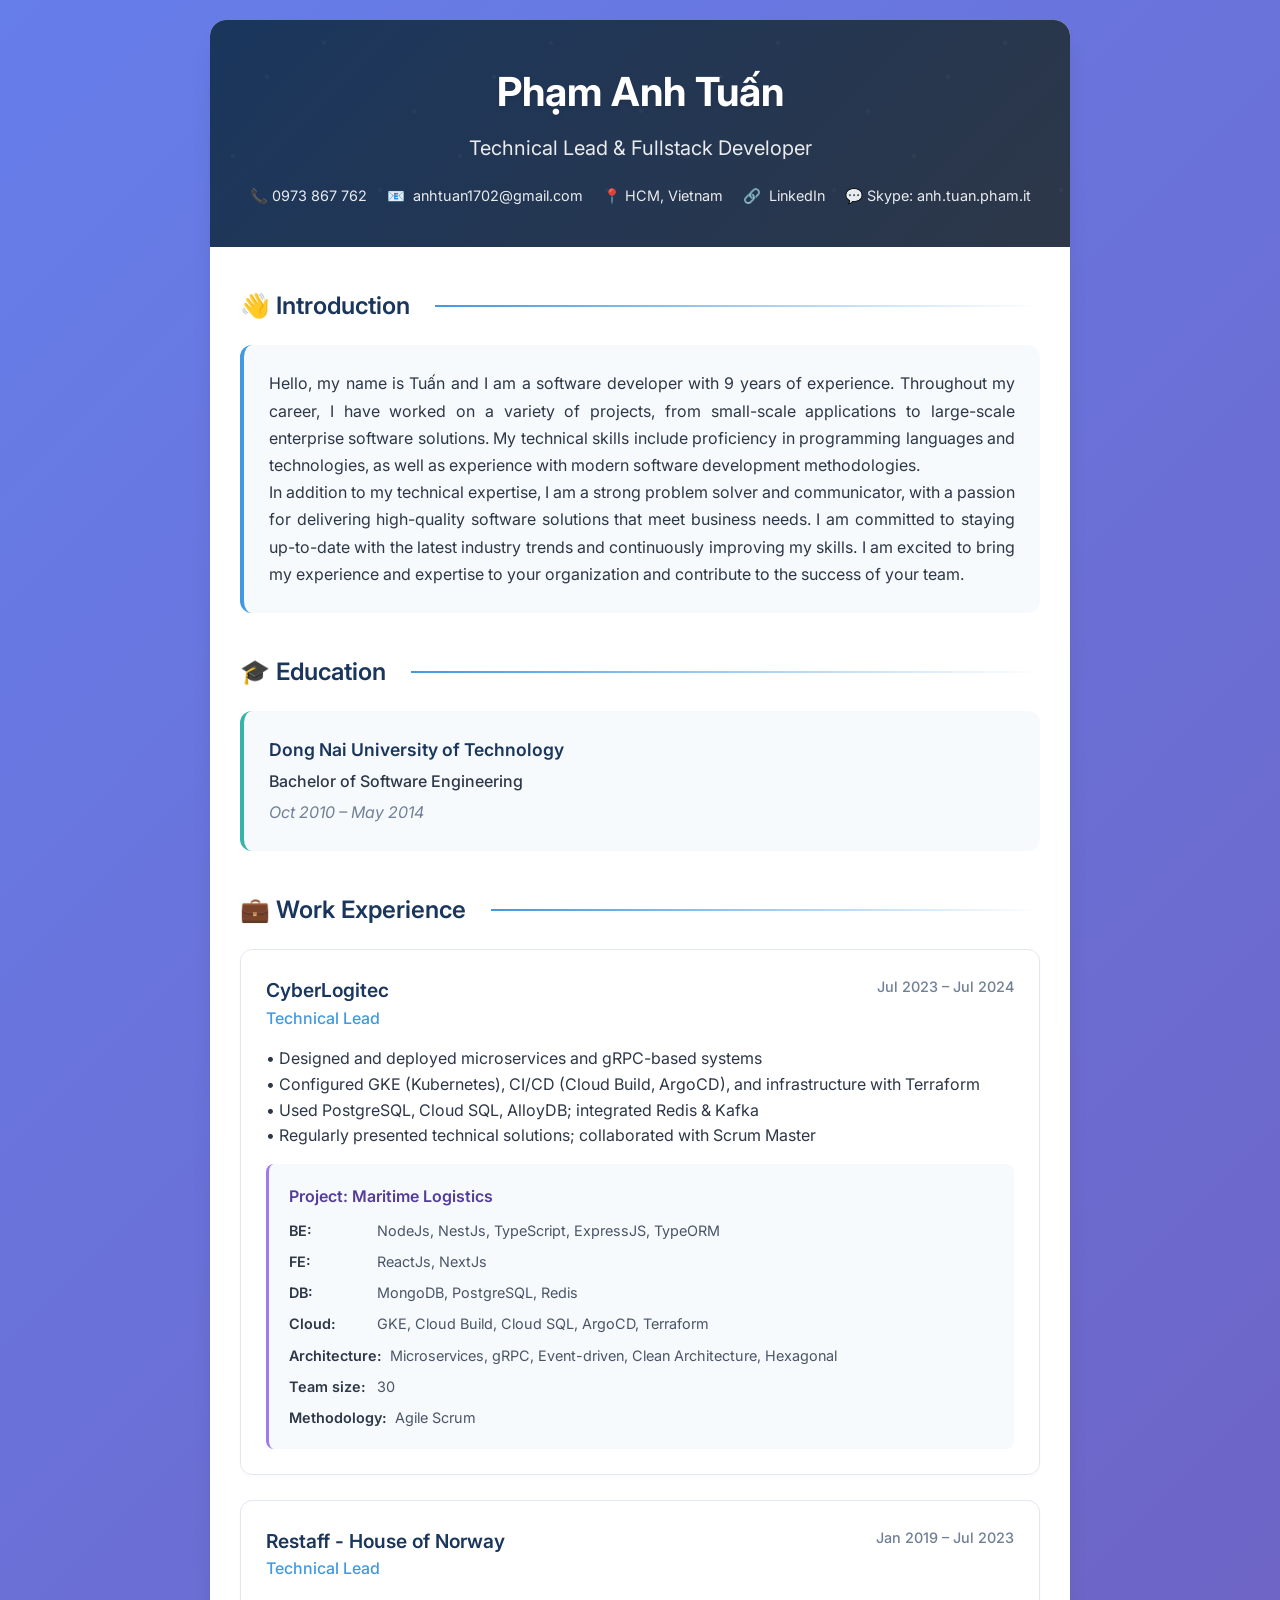
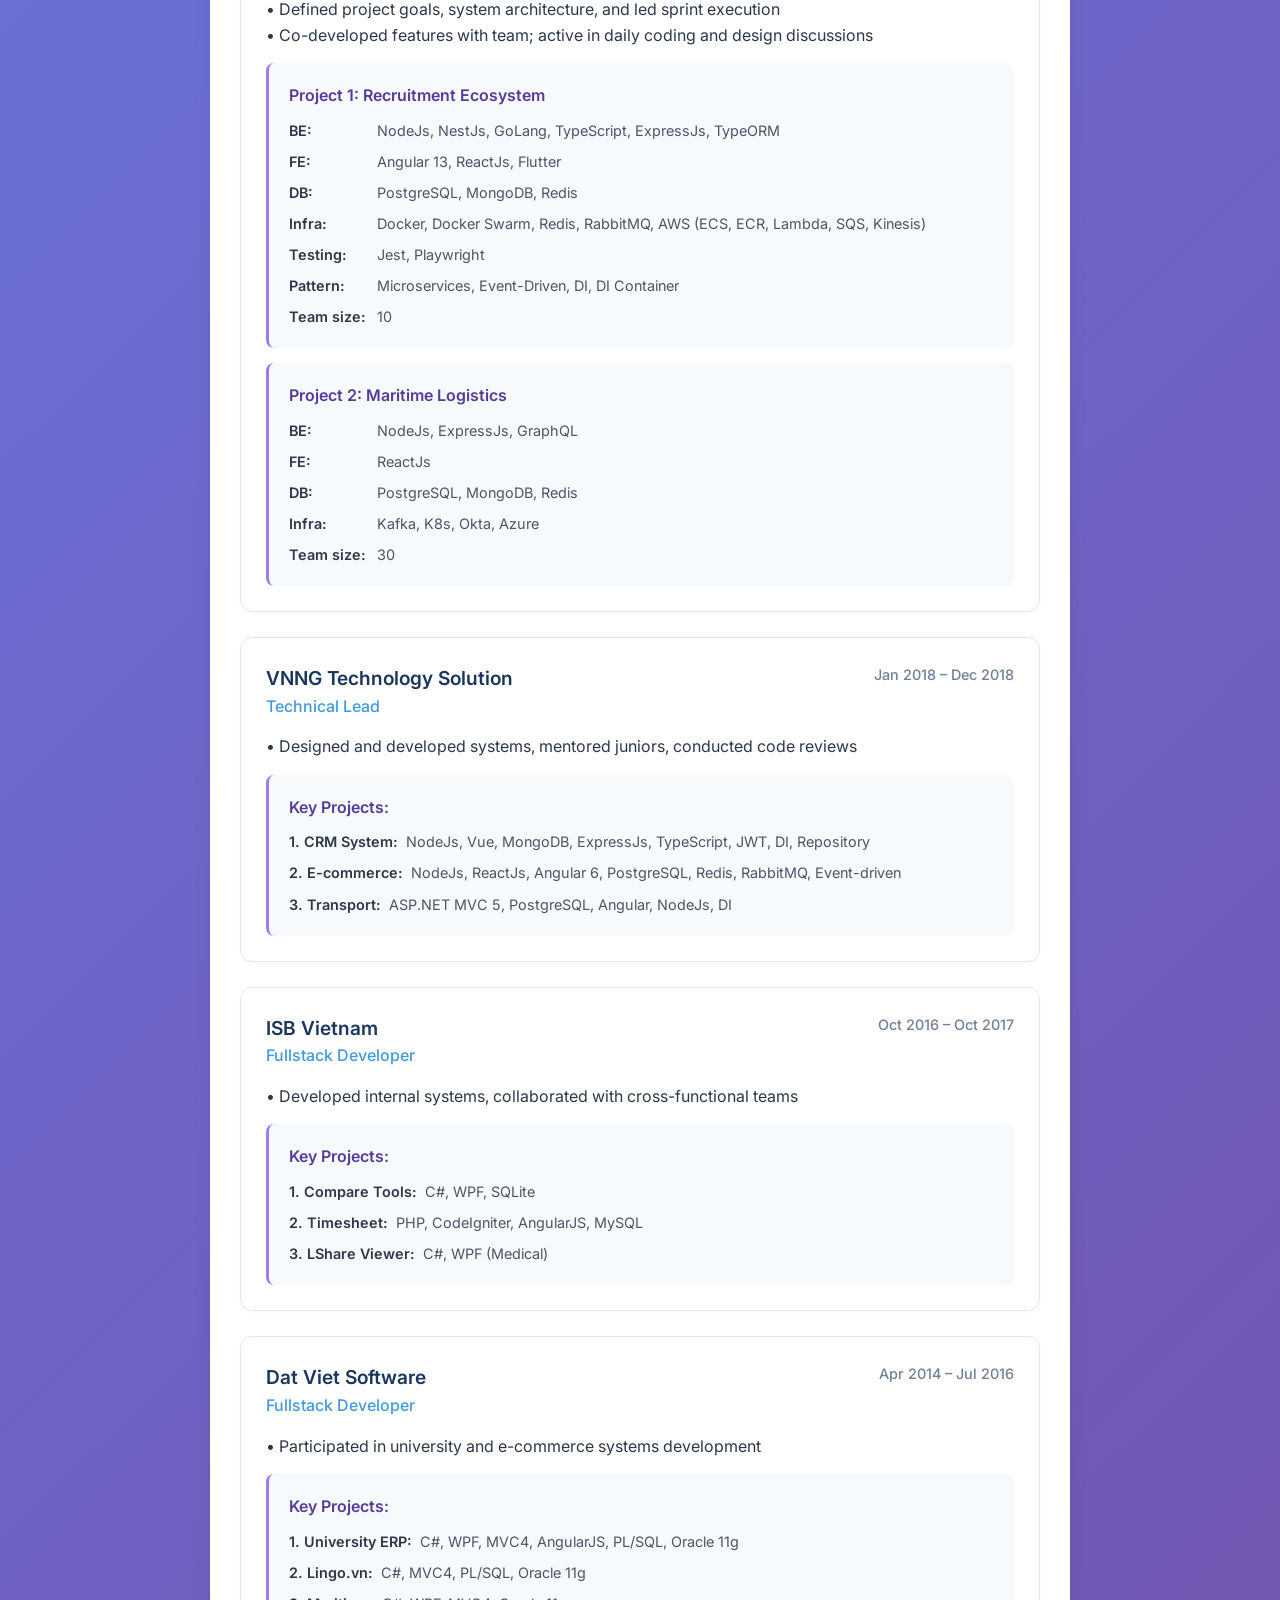
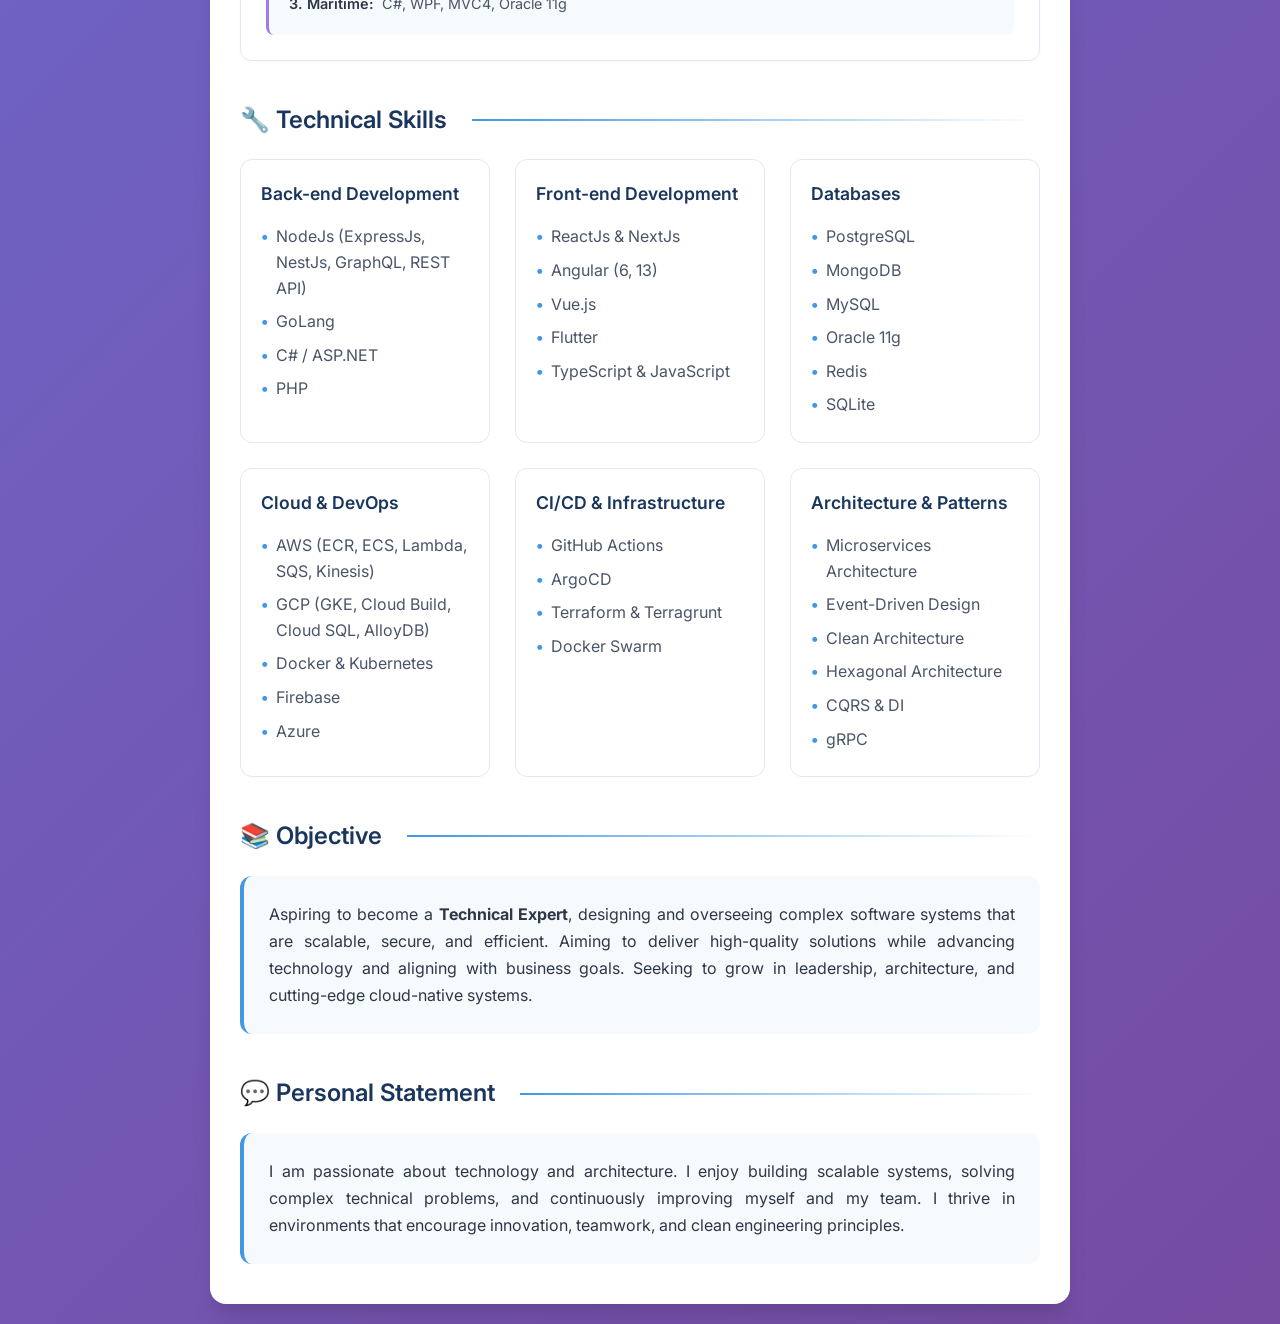
<file: index.html>
<!DOCTYPE html>
<html lang="en">
  <head>
    <meta charset="UTF-8" />
    <meta name="viewport" content="width=device-width, initial-scale=1.0" />
    <title>Phạm Anh Tuấn - Technical Lead & Fullstack Developer</title>
    <link
      href="https://fonts.googleapis.com/css2?family=Inter:wght@300;400;500;600;700&display=swap"
      rel="stylesheet"
    />
    <style>
      * {
        margin: 0;
        padding: 0;
        box-sizing: border-box;
      }

      body {
        font-family: "Inter", -apple-system, BlinkMacSystemFont, "Segoe UI",
          sans-serif;
        max-width: 900px;
        margin: 0 auto;
        padding: 20px;
        color: #2d3748;
        line-height: 1.6;
        background: linear-gradient(135deg, #667eea 0%, #764ba2 100%);
        min-height: 100vh;
      }

      .container {
        background: white;
        border-radius: 16px;
        box-shadow: 0 20px 25px -5px rgba(0, 0, 0, 0.1),
          0 10px 10px -5px rgba(0, 0, 0, 0.04);
        overflow: hidden;
      }

      .header {
        background: linear-gradient(135deg, #1a365d 0%, #2d3748 100%);
        color: white;
        padding: 40px 30px;
        text-align: center;
        position: relative;
      }

      .header::before {
        content: "";
        position: absolute;
        top: 0;
        left: 0;
        right: 0;
        bottom: 0;
        background: url('data:image/svg+xml,<svg xmlns="http://www.w3.org/2000/svg" viewBox="0 0 100 100"><defs><pattern id="grain" width="100" height="100" patternUnits="userSpaceOnUse"><circle cx="25" cy="25" r="1" fill="white" opacity="0.1"/><circle cx="75" cy="75" r="1" fill="white" opacity="0.1"/><circle cx="50" cy="10" r="1" fill="white" opacity="0.1"/><circle cx="10" cy="60" r="1" fill="white" opacity="0.1"/><circle cx="90" cy="40" r="1" fill="white" opacity="0.1"/></pattern></defs><rect width="100" height="100" fill="url(%23grain)"/></svg>');
        opacity: 0.3;
      }

      .header-content {
        position: relative;
        z-index: 1;
      }

      .name {
        font-size: 2.5rem;
        font-weight: 700;
        margin-bottom: 8px;
        text-shadow: 0 2px 4px rgba(0, 0, 0, 0.1);
      }

      .title {
        font-size: 1.25rem;
        font-weight: 400;
        opacity: 0.9;
        margin-bottom: 20px;
      }

      .contact-info {
        display: flex;
        flex-wrap: wrap;
        justify-content: center;
        gap: 20px;
        margin-top: 20px;
      }

      .contact-item {
        display: flex;
        align-items: center;
        gap: 8px;
        font-size: 0.9rem;
        opacity: 0.9;
      }

      .contact-item a {
        color: white;
        text-decoration: none;
        transition: opacity 0.2s;
      }

      .contact-item a:hover {
        opacity: 0.8;
        text-decoration: underline;
      }

      .content {
        padding: 40px 30px;
      }

      .section {
        margin-bottom: 40px;
      }

      .section:last-child {
        margin-bottom: 0;
      }

      .section-title {
        font-size: 1.5rem;
        font-weight: 600;
        color: #1a365d;
        margin-bottom: 20px;
        display: flex;
        align-items: center;
        gap: 10px;
        position: relative;
      }

      .section-title::after {
        content: "";
        flex: 1;
        height: 2px;
        background: linear-gradient(90deg, #4299e1, transparent);
        margin-left: 15px;
      }

      .intro-text,
      .objective-text,
      .personal-statement {
        font-size: 1rem;
        line-height: 1.7;
        text-align: justify;
        background: #f7fafc;
        padding: 25px;
        border-radius: 12px;
        border-left: 4px solid #4299e1;
      }

      .education-card {
        background: #f7fafc;
        padding: 25px;
        border-radius: 12px;
        border-left: 4px solid #38b2ac;
      }

      .institution {
        font-size: 1.1rem;
        font-weight: 600;
        color: #1a365d;
        margin-bottom: 5px;
      }

      .degree {
        font-weight: 500;
        color: #2d3748;
        margin-bottom: 5px;
      }

      .date {
        color: #718096;
        font-style: italic;
      }

      .job {
        background: white;
        border: 1px solid #e2e8f0;
        border-radius: 12px;
        padding: 25px;
        margin-bottom: 25px;
        transition: all 0.3s ease;
        box-shadow: 0 2px 4px rgba(0, 0, 0, 0.02);
      }

      .job:hover {
        box-shadow: 0 8px 25px rgba(0, 0, 0, 0.1);
        transform: translateY(-2px);
      }

      .job-header {
        display: flex;
        justify-content: space-between;
        align-items: flex-start;
        margin-bottom: 15px;
        flex-wrap: wrap;
        gap: 10px;
      }

      .company {
        font-size: 1.2rem;
        font-weight: 600;
        color: #1a365d;
      }

      .position {
        font-size: 1rem;
        color: #4299e1;
        font-weight: 500;
      }

      .job-date {
        color: #718096;
        font-size: 0.9rem;
        font-weight: 500;
      }

      .job-description {
        margin-bottom: 15px;
        line-height: 1.6;
      }

      .project {
        background: #f7fafc;
        padding: 20px;
        border-radius: 8px;
        margin-top: 15px;
        border-left: 3px solid #9f7aea;
      }

      .project-title {
        font-weight: 600;
        color: #553c9a;
        margin-bottom: 10px;
      }

      .tech-list {
        display: grid;
        grid-template-columns: 1fr;
        gap: 8px;
        font-size: 0.9rem;
      }

      .tech-item {
        display: flex;
        align-items: flex-start;
        gap: 8px;
      }

      .tech-label {
        font-weight: 600;
        color: #2d3748;
        min-width: 80px;
        flex-shrink: 0;
      }

      .tech-value {
        color: #4a5568;
        flex: 1;
      }

      .skills-grid {
        display: grid;
        grid-template-columns: repeat(auto-fit, minmax(250px, 1fr));
        gap: 25px;
      }

      .skill-category {
        background: white;
        border: 1px solid #e2e8f0;
        border-radius: 12px;
        padding: 20px;
        transition: all 0.3s ease;
      }

      .skill-category:hover {
        box-shadow: 0 8px 25px rgba(0, 0, 0, 0.1);
        transform: translateY(-2px);
      }

      .skill-title {
        font-weight: 600;
        color: #1a365d;
        margin-bottom: 12px;
        font-size: 1.1rem;
      }

      .skill-list {
        color: #4a5568;
        line-height: 1.6;
      }

      .skill-list ul {
        list-style: none;
        padding: 0;
      }

      .skill-list li {
        padding: 4px 0;
        position: relative;
        padding-left: 15px;
      }

      .skill-list li::before {
        content: "•";
        color: #4299e1;
        font-weight: bold;
        position: absolute;
        left: 0;
      }

      .references {
        text-align: center;
        background: #f7fafc;
        padding: 30px;
        border-radius: 12px;
        font-style: italic;
        color: #718096;
      }

      @media (max-width: 768px) {
        body {
          padding: 10px;
        }

        .header {
          padding: 30px 20px;
        }

        .name {
          font-size: 2rem;
        }

        .contact-info {
          flex-direction: column;
          align-items: center;
          gap: 10px;
        }

        .content {
          padding: 30px 20px;
        }

        .job-header {
          flex-direction: column;
          align-items: flex-start;
        }

        .skills-grid {
          grid-template-columns: 1fr;
        }
      }

      @media print {
        body {
          background: white;
          padding: 0;
          font-size: 14px;
          line-height: 1.4;
        }

        .container {
          box-shadow: none;
          border-radius: 0;
        }

        .header {
          padding: 30px 25px;
        }

        .name {
          font-size: 2.2rem;
        }

        .content {
          padding: 25px;
        }

        /* Prevent breaking sections */
        .section {
          page-break-inside: avoid;
          break-inside: avoid;
          margin-bottom: 25px;
        }

        .section-title {
          page-break-after: avoid;
          break-after: avoid;
          margin-bottom: 15px;
        }

        /* Keep section title with its content */
        .intro-text,
        .objective-text,
        .personal-statement,
        .education-card {
          page-break-before: avoid;
          break-before: avoid;
        }

        /* Keep job cards together */
        .job {
          page-break-inside: avoid;
          break-inside: avoid;
          margin-bottom: 20px;
          padding: 20px;
        }

        .job:hover {
          transform: none;
          box-shadow: 0 2px 4px rgba(0, 0, 0, 0.02);
        }

        /* Keep job header with description */
        .job-header {
          page-break-after: avoid;
          break-after: avoid;
          margin-bottom: 12px;
        }

        .job-description {
          page-break-before: avoid;
          break-before: avoid;
          margin-bottom: 12px;
        }

        /* Keep project title with tech list */
        .project {
          page-break-inside: avoid;
          break-inside: avoid;
          margin-top: 12px;
          padding: 15px;
        }

        .project-title {
          page-break-after: avoid;
          break-after: avoid;
        }

        .tech-list {
          page-break-before: avoid;
          break-before: avoid;
        }

        /* Skills grid optimization for print */
        .skills-grid {
          grid-template-columns: repeat(2, 1fr);
          gap: 20px;
        }

        .skill-category {
          page-break-inside: avoid;
          break-inside: avoid;
          padding: 15px;
        }

        /* Reduce spacing for print */
        .intro-text,
        .objective-text,
        .personal-statement {
          padding: 20px;
        }

        .education-card {
          padding: 20px;
        }

        /* References section */
        .references {
          padding: 20px;
          page-break-before: avoid;
          break-before: avoid;
        }

        /* Keep first job with section title */
        .section .job:first-child {
          page-break-before: avoid;
          break-before: avoid;
        }

        /* Orphan and widow control */
        p,
        li {
          orphans: 2;
          widows: 2;
        }
      }
    </style>
  </head>
  <body>
    <div class="container">
      <div class="header">
        <div class="header-content">
          <h1 class="name">Phạm Anh Tuấn</h1>
          <p class="title">Technical Lead & Fullstack Developer</p>
          <div class="contact-info">
            <div class="contact-item">📞 0973 867 762</div>
            <div class="contact-item">
              📧
              <a href="mailto:anhtuan1702@gmail.com">anhtuan1702@gmail.com</a>
            </div>
            <div class="contact-item">📍 HCM, Vietnam</div>
            <div class="contact-item">
              🔗
              <a href="https://www.linkedin.com/in/tuna-pham" target="_blank"
                >LinkedIn</a
              >
            </div>
            <div class="contact-item">💬 Skype: anh.tuan.pham.it</div>
          </div>
        </div>
      </div>

      <div class="content">
        <div class="section">
          <h2 class="section-title">👋 Introduction</h2>
          <div class="intro-text">
            <p>
              Hello, my name is Tuấn and I am a software developer with 9 years
              of experience. Throughout my career, I have worked on a variety of
              projects, from small-scale applications to large-scale enterprise
              software solutions. My technical skills include proficiency in
              programming languages and technologies, as well as experience with
              modern software development methodologies.
            </p>
            <p>
              In addition to my technical expertise, I am a strong problem
              solver and communicator, with a passion for delivering
              high-quality software solutions that meet business needs. I am
              committed to staying up-to-date with the latest industry trends
              and continuously improving my skills. I am excited to bring my
              experience and expertise to your organization and contribute to
              the success of your team.
            </p>
          </div>
        </div>

        <div class="section">
          <h2 class="section-title">🎓 Education</h2>
          <div class="education-card">
            <div class="institution">Dong Nai University of Technology</div>
            <div class="degree">Bachelor of Software Engineering</div>
            <div class="date">Oct 2010 – May 2014</div>
          </div>
        </div>

        <div class="section">
          <h2 class="section-title">💼 Work Experience</h2>

          <div class="job">
            <div class="job-header">
              <div>
                <div class="company">CyberLogitec</div>
                <div class="position">Technical Lead</div>
              </div>
              <div class="job-date">Jul 2023 – Jul 2024</div>
            </div>
            <div class="job-description">
              • Designed and deployed microservices and gRPC-based systems<br />
              • Configured GKE (Kubernetes), CI/CD (Cloud Build, ArgoCD), and
              infrastructure with Terraform<br />
              • Used PostgreSQL, Cloud SQL, AlloyDB; integrated Redis & Kafka<br />
              • Regularly presented technical solutions; collaborated with Scrum
              Master
            </div>
            <div class="project">
              <div class="project-title">Project: Maritime Logistics</div>
              <div class="tech-list">
                <div class="tech-item">
                  <div class="tech-label">BE:</div>
                  <div class="tech-value">
                    NodeJs, NestJs, TypeScript, ExpressJS, TypeORM
                  </div>
                </div>
                <div class="tech-item">
                  <div class="tech-label">FE:</div>
                  <div class="tech-value">ReactJs, NextJs</div>
                </div>
                <div class="tech-item">
                  <div class="tech-label">DB:</div>
                  <div class="tech-value">MongoDB, PostgreSQL, Redis</div>
                </div>
                <div class="tech-item">
                  <div class="tech-label">Cloud:</div>
                  <div class="tech-value">
                    GKE, Cloud Build, Cloud SQL, ArgoCD, Terraform
                  </div>
                </div>
                <div class="tech-item">
                  <div class="tech-label">Architecture:</div>
                  <div class="tech-value">
                    Microservices, gRPC, Event-driven, Clean Architecture,
                    Hexagonal
                  </div>
                </div>
                <div class="tech-item">
                  <div class="tech-label">Team size:</div>
                  <div class="tech-value">30</div>
                </div>
                <div class="tech-item">
                  <div class="tech-label">Methodology:</div>
                  <div class="tech-value">Agile Scrum</div>
                </div>
              </div>
            </div>
          </div>

          <div class="job">
            <div class="job-header">
              <div>
                <div class="company">Restaff - House of Norway</div>
                <div class="position">Technical Lead</div>
              </div>
              <div class="job-date">Jan 2019 – Jul 2023</div>
            </div>
            <div class="job-description">
              • Defined project goals, system architecture, and led sprint
              execution<br />
              • Co-developed features with team; active in daily coding and
              design discussions
            </div>
            <div class="project">
              <div class="project-title">Project 1: Recruitment Ecosystem</div>
              <div class="tech-list">
                <div class="tech-item">
                  <div class="tech-label">BE:</div>
                  <div class="tech-value">
                    NodeJs, NestJs, GoLang, TypeScript, ExpressJs, TypeORM
                  </div>
                </div>
                <div class="tech-item">
                  <div class="tech-label">FE:</div>
                  <div class="tech-value">Angular 13, ReactJs, Flutter</div>
                </div>
                <div class="tech-item">
                  <div class="tech-label">DB:</div>
                  <div class="tech-value">PostgreSQL, MongoDB, Redis</div>
                </div>
                <div class="tech-item">
                  <div class="tech-label">Infra:</div>
                  <div class="tech-value">
                    Docker, Docker Swarm, Redis, RabbitMQ, AWS (ECS, ECR,
                    Lambda, SQS, Kinesis)
                  </div>
                </div>
                <div class="tech-item">
                  <div class="tech-label">Testing:</div>
                  <div class="tech-value">Jest, Playwright</div>
                </div>
                <div class="tech-item">
                  <div class="tech-label">Pattern:</div>
                  <div class="tech-value">
                    Microservices, Event-Driven, DI, DI Container
                  </div>
                </div>
                <div class="tech-item">
                  <div class="tech-label">Team size:</div>
                  <div class="tech-value">10</div>
                </div>
              </div>
            </div>
            <div class="project">
              <div class="project-title">Project 2: Maritime Logistics</div>
              <div class="tech-list">
                <div class="tech-item">
                  <div class="tech-label">BE:</div>
                  <div class="tech-value">NodeJs, ExpressJs, GraphQL</div>
                </div>
                <div class="tech-item">
                  <div class="tech-label">FE:</div>
                  <div class="tech-value">ReactJs</div>
                </div>
                <div class="tech-item">
                  <div class="tech-label">DB:</div>
                  <div class="tech-value">PostgreSQL, MongoDB, Redis</div>
                </div>
                <div class="tech-item">
                  <div class="tech-label">Infra:</div>
                  <div class="tech-value">Kafka, K8s, Okta, Azure</div>
                </div>
                <div class="tech-item">
                  <div class="tech-label">Team size:</div>
                  <div class="tech-value">30</div>
                </div>
              </div>
            </div>
          </div>

          <div class="job">
            <div class="job-header">
              <div>
                <div class="company">VNNG Technology Solution</div>
                <div class="position">Technical Lead</div>
              </div>
              <div class="job-date">Jan 2018 – Dec 2018</div>
            </div>
            <div class="job-description">
              • Designed and developed systems, mentored juniors, conducted code
              reviews
            </div>
            <div class="project">
              <div class="project-title">Key Projects:</div>
              <div class="tech-list">
                <div class="tech-item">
                  <div class="tech-label">1. CRM System:</div>
                  <div class="tech-value">
                    NodeJs, Vue, MongoDB, ExpressJs, TypeScript, JWT, DI,
                    Repository
                  </div>
                </div>
                <div class="tech-item">
                  <div class="tech-label">2. E-commerce:</div>
                  <div class="tech-value">
                    NodeJs, ReactJs, Angular 6, PostgreSQL, Redis, RabbitMQ,
                    Event-driven
                  </div>
                </div>
                <div class="tech-item">
                  <div class="tech-label">3. Transport:</div>
                  <div class="tech-value">
                    ASP.NET MVC 5, PostgreSQL, Angular, NodeJs, DI
                  </div>
                </div>
              </div>
            </div>
          </div>

          <div class="job">
            <div class="job-header">
              <div>
                <div class="company">ISB Vietnam</div>
                <div class="position">Fullstack Developer</div>
              </div>
              <div class="job-date">Oct 2016 – Oct 2017</div>
            </div>
            <div class="job-description">
              • Developed internal systems, collaborated with cross-functional
              teams
            </div>
            <div class="project">
              <div class="project-title">Key Projects:</div>
              <div class="tech-list">
                <div class="tech-item">
                  <div class="tech-label">1. Compare Tools:</div>
                  <div class="tech-value">C#, WPF, SQLite</div>
                </div>
                <div class="tech-item">
                  <div class="tech-label">2. Timesheet:</div>
                  <div class="tech-value">
                    PHP, CodeIgniter, AngularJS, MySQL
                  </div>
                </div>
                <div class="tech-item">
                  <div class="tech-label">3. LShare Viewer:</div>
                  <div class="tech-value">C#, WPF (Medical)</div>
                </div>
              </div>
            </div>
          </div>

          <div class="job">
            <div class="job-header">
              <div>
                <div class="company">Dat Viet Software</div>
                <div class="position">Fullstack Developer</div>
              </div>
              <div class="job-date">Apr 2014 – Jul 2016</div>
            </div>
            <div class="job-description">
              • Participated in university and e-commerce systems development
            </div>
            <div class="project">
              <div class="project-title">Key Projects:</div>
              <div class="tech-list">
                <div class="tech-item">
                  <div class="tech-label">1. University ERP:</div>
                  <div class="tech-value">
                    C#, WPF, MVC4, AngularJS, PL/SQL, Oracle 11g
                  </div>
                </div>
                <div class="tech-item">
                  <div class="tech-label">2. Lingo.vn:</div>
                  <div class="tech-value">C#, MVC4, PL/SQL, Oracle 11g</div>
                </div>
                <div class="tech-item">
                  <div class="tech-label">3. Maritime:</div>
                  <div class="tech-value">C#, WPF, MVC4, Oracle 11g</div>
                </div>
              </div>
            </div>
          </div>
        </div>

        <div class="section">
          <h2 class="section-title">🔧 Technical Skills</h2>
          <div class="skills-grid">
            <div class="skill-category">
              <div class="skill-title">Back-end Development</div>
              <div class="skill-list">
                <ul>
                  <li>NodeJs (ExpressJs, NestJs, GraphQL, REST API)</li>
                  <li>GoLang</li>
                  <li>C# / ASP.NET</li>
                  <li>PHP</li>
                </ul>
              </div>
            </div>

            <div class="skill-category">
              <div class="skill-title">Front-end Development</div>
              <div class="skill-list">
                <ul>
                  <li>ReactJs & NextJs</li>
                  <li>Angular (6, 13)</li>
                  <li>Vue.js</li>
                  <li>Flutter</li>
                  <li>TypeScript & JavaScript</li>
                </ul>
              </div>
            </div>

            <div class="skill-category">
              <div class="skill-title">Databases</div>
              <div class="skill-list">
                <ul>
                  <li>PostgreSQL</li>
                  <li>MongoDB</li>
                  <li>MySQL</li>
                  <li>Oracle 11g</li>
                  <li>Redis</li>
                  <li>SQLite</li>
                </ul>
              </div>
            </div>

            <div class="skill-category">
              <div class="skill-title">Cloud & DevOps</div>
              <div class="skill-list">
                <ul>
                  <li>AWS (ECR, ECS, Lambda, SQS, Kinesis)</li>
                  <li>GCP (GKE, Cloud Build, Cloud SQL, AlloyDB)</li>
                  <li>Docker & Kubernetes</li>
                  <li>Firebase</li>
                  <li>Azure</li>
                </ul>
              </div>
            </div>

            <div class="skill-category">
              <div class="skill-title">CI/CD & Infrastructure</div>
              <div class="skill-list">
                <ul>
                  <li>GitHub Actions</li>
                  <li>ArgoCD</li>
                  <li>Terraform & Terragrunt</li>
                  <li>Docker Swarm</li>
                </ul>
              </div>
            </div>

            <div class="skill-category">
              <div class="skill-title">Architecture & Patterns</div>
              <div class="skill-list">
                <ul>
                  <li>Microservices Architecture</li>
                  <li>Event-Driven Design</li>
                  <li>Clean Architecture</li>
                  <li>Hexagonal Architecture</li>
                  <li>CQRS & DI</li>
                  <li>gRPC</li>
                </ul>
              </div>
            </div>
          </div>
        </div>

        <div class="section">
          <h2 class="section-title">📚 Objective</h2>
          <div class="objective-text">
            <p>
              Aspiring to become a <strong>Technical Expert</strong>, designing
              and overseeing complex software systems that are scalable, secure,
              and efficient. Aiming to deliver high-quality solutions while
              advancing technology and aligning with business goals. Seeking to
              grow in leadership, architecture, and cutting-edge cloud-native
              systems.
            </p>
          </div>
        </div>

        <div class="section">
          <h2 class="section-title">💬 Personal Statement</h2>
          <div class="personal-statement">
            <p>
              I am passionate about technology and architecture. I enjoy
              building scalable systems, solving complex technical problems, and
              continuously improving myself and my team. I thrive in
              environments that encourage innovation, teamwork, and clean
              engineering principles.
            </p>
          </div>
        </div>
      </div>
    </div>
  </body>
</html>
</file>
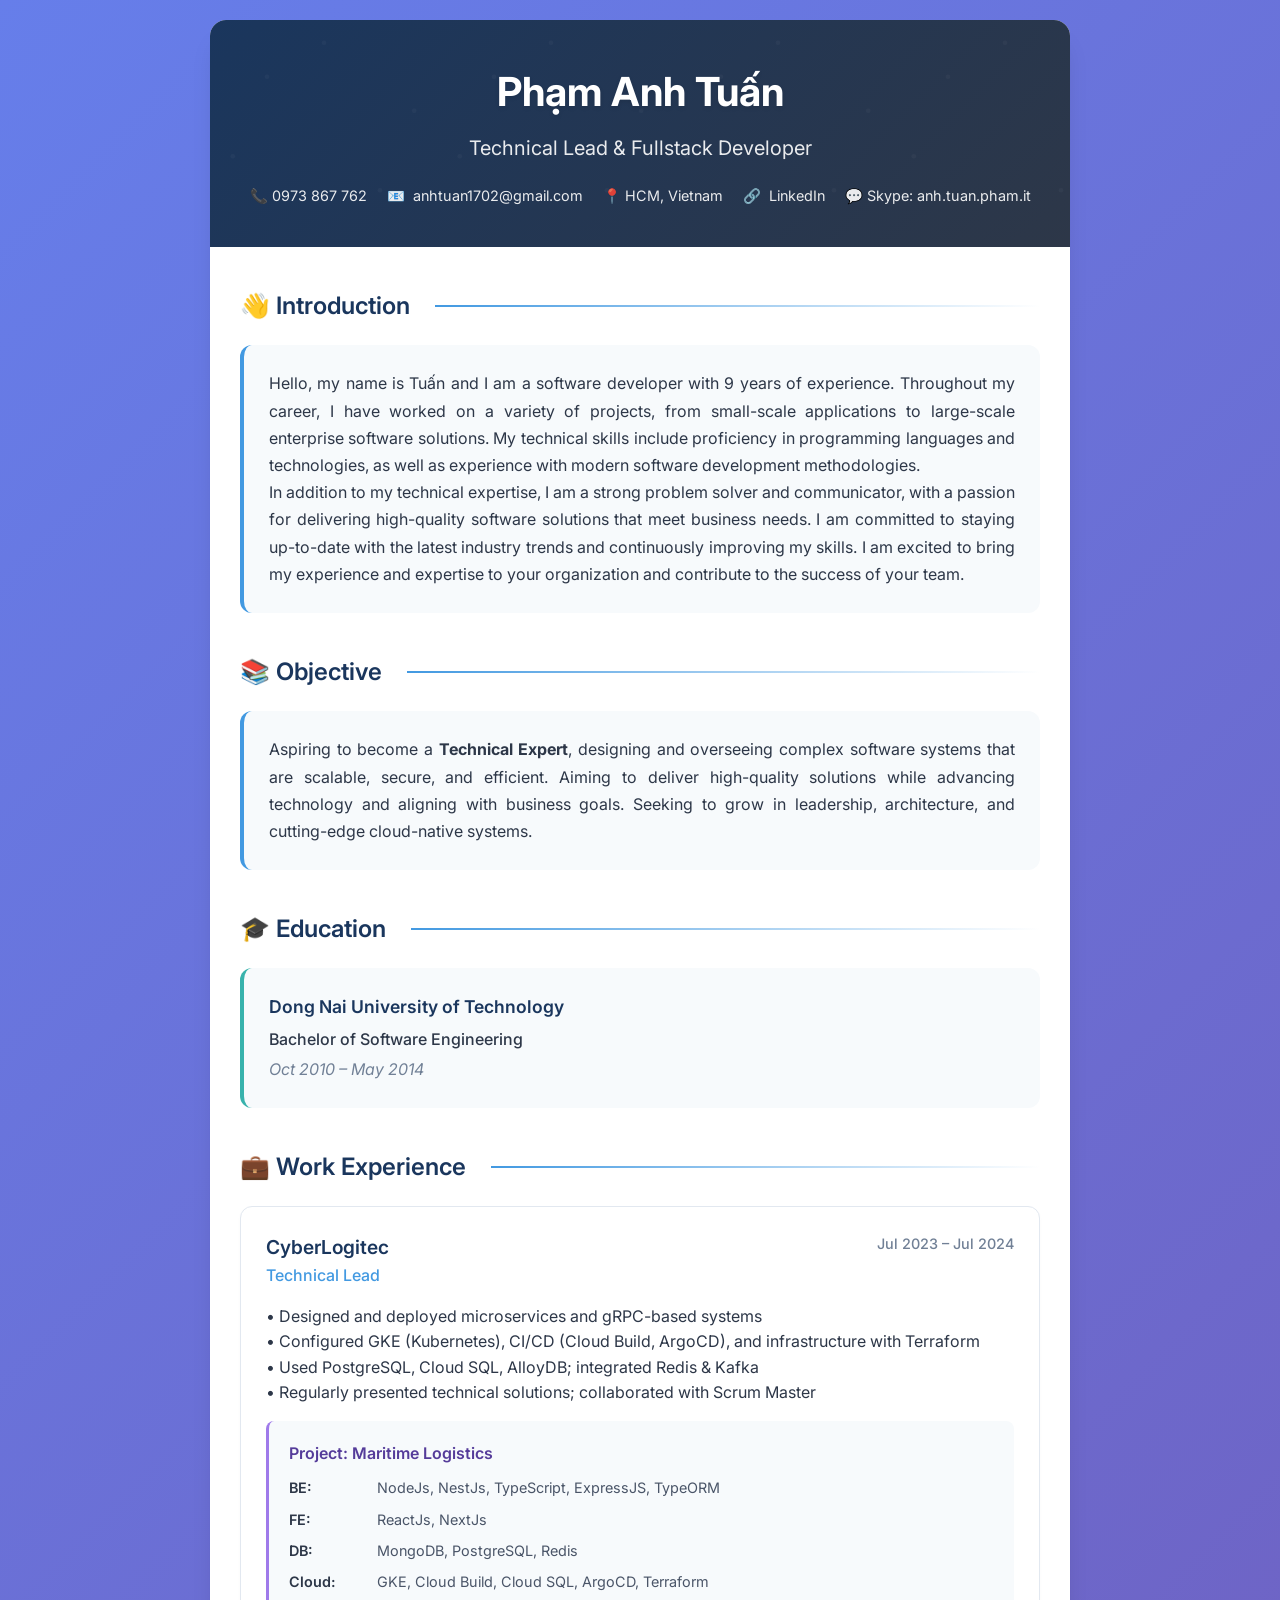
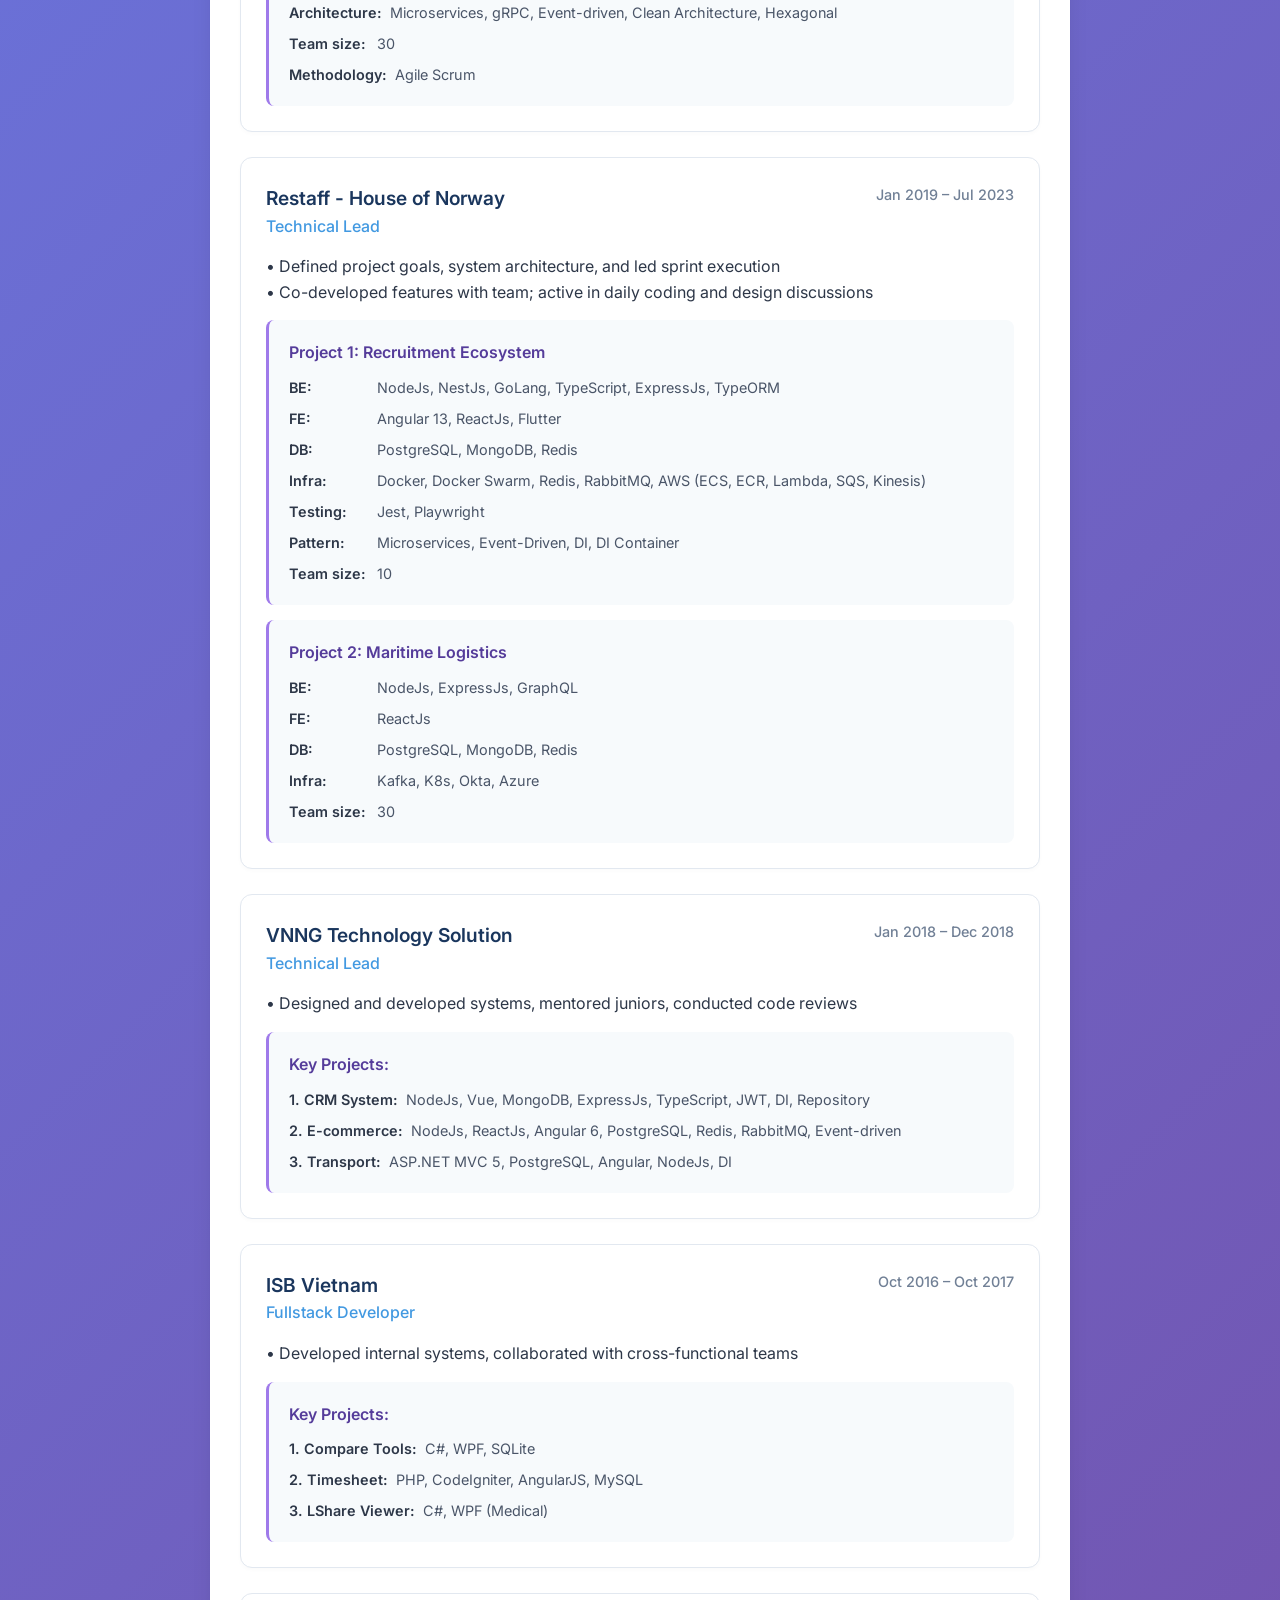
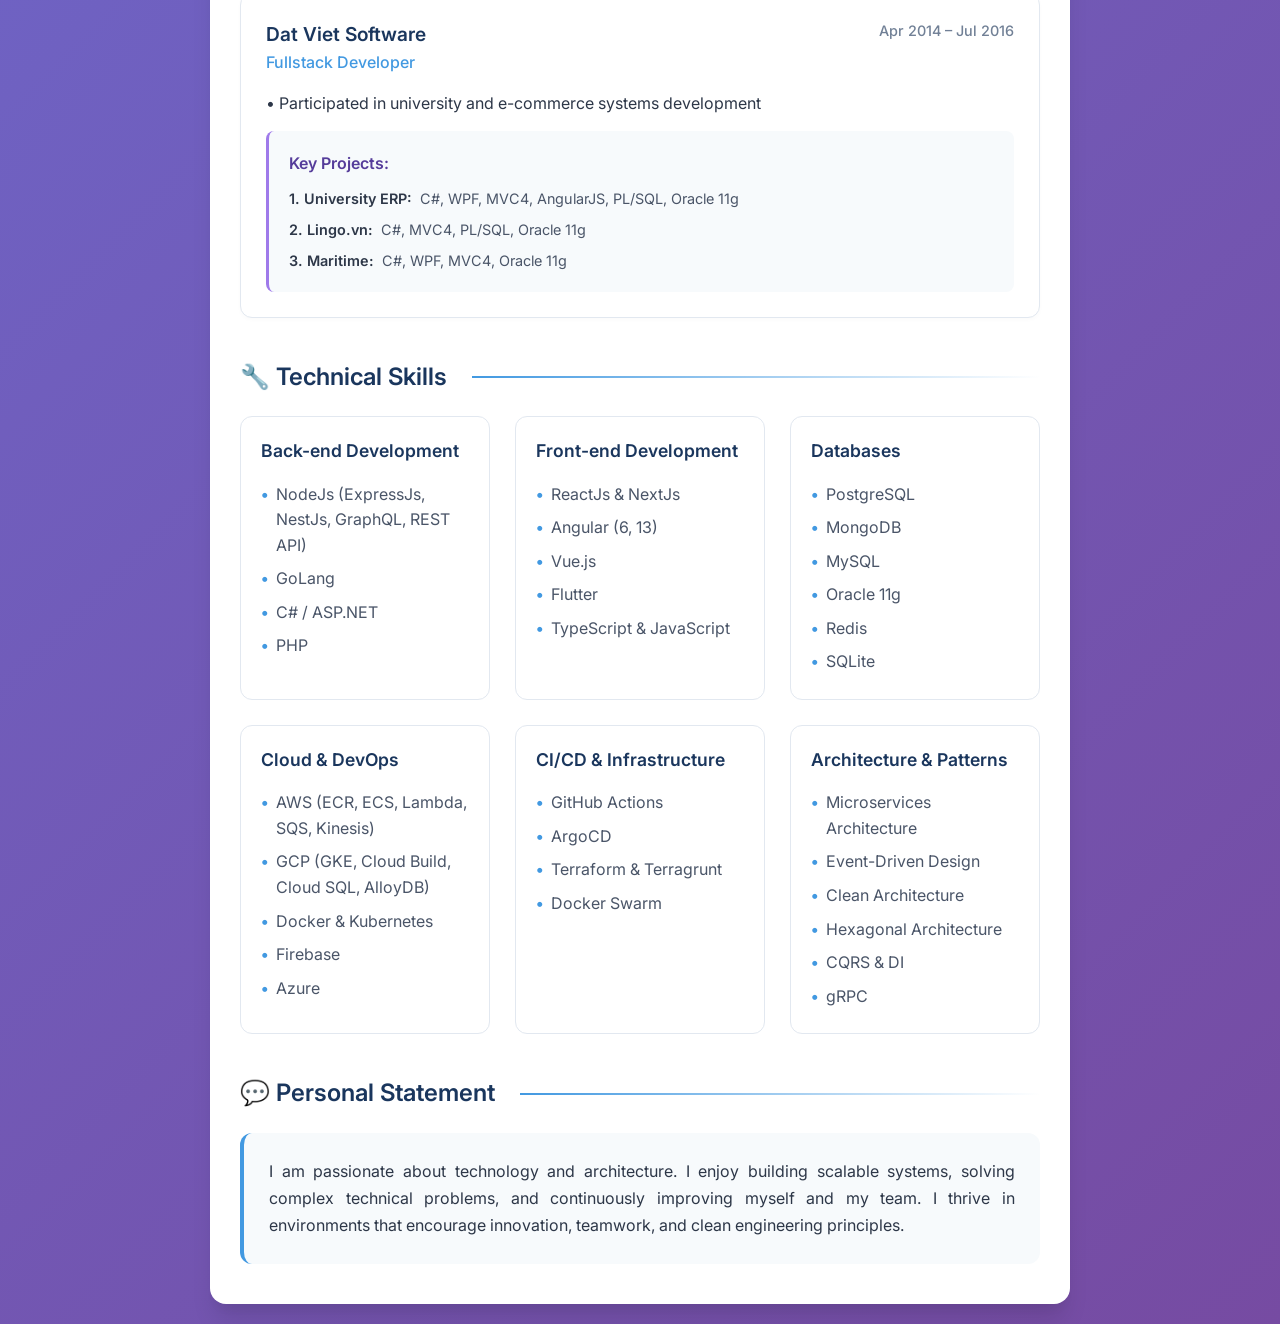
<file: Pham-Anh-Tuan-CV-Final.html>
<!DOCTYPE html>
<html lang="en">
  <head>
    <meta charset="UTF-8" />
    <meta name="viewport" content="width=device-width, initial-scale=1.0" />
    <title>Phạm Anh Tuấn - Technical Lead & Fullstack Developer</title>
    <link
      href="https://fonts.googleapis.com/css2?family=Inter:wght@300;400;500;600;700&display=swap"
      rel="stylesheet"
    />
    <style>
      * {
        margin: 0;
        padding: 0;
        box-sizing: border-box;
      }

      body {
        font-family: "Inter", -apple-system, BlinkMacSystemFont, "Segoe UI",
          sans-serif;
        max-width: 900px;
        margin: 0 auto;
        padding: 20px;
        color: #2d3748;
        line-height: 1.6;
        background: linear-gradient(135deg, #667eea 0%, #764ba2 100%);
        min-height: 100vh;
      }

      .container {
        background: white;
        border-radius: 16px;
        box-shadow: 0 20px 25px -5px rgba(0, 0, 0, 0.1),
          0 10px 10px -5px rgba(0, 0, 0, 0.04);
        overflow: hidden;
      }

      .header {
        background: linear-gradient(135deg, #1a365d 0%, #2d3748 100%);
        color: white;
        padding: 40px 30px;
        text-align: center;
        position: relative;
      }

      .header::before {
        content: "";
        position: absolute;
        top: 0;
        left: 0;
        right: 0;
        bottom: 0;
        background: url('data:image/svg+xml,<svg xmlns="http://www.w3.org/2000/svg" viewBox="0 0 100 100"><defs><pattern id="grain" width="100" height="100" patternUnits="userSpaceOnUse"><circle cx="25" cy="25" r="1" fill="white" opacity="0.1"/><circle cx="75" cy="75" r="1" fill="white" opacity="0.1"/><circle cx="50" cy="10" r="1" fill="white" opacity="0.1"/><circle cx="10" cy="60" r="1" fill="white" opacity="0.1"/><circle cx="90" cy="40" r="1" fill="white" opacity="0.1"/></pattern></defs><rect width="100" height="100" fill="url(%23grain)"/></svg>');
        opacity: 0.3;
      }

      .header-content {
        position: relative;
        z-index: 1;
      }

      .name {
        font-size: 2.5rem;
        font-weight: 700;
        margin-bottom: 8px;
        text-shadow: 0 2px 4px rgba(0, 0, 0, 0.1);
      }

      .title {
        font-size: 1.25rem;
        font-weight: 400;
        opacity: 0.9;
        margin-bottom: 20px;
      }

      .contact-info {
        display: flex;
        flex-wrap: wrap;
        justify-content: center;
        gap: 20px;
        margin-top: 20px;
      }

      .contact-item {
        display: flex;
        align-items: center;
        gap: 8px;
        font-size: 0.9rem;
        opacity: 0.9;
      }

      .contact-item a {
        color: white;
        text-decoration: none;
        transition: opacity 0.2s;
      }

      .contact-item a:hover {
        opacity: 0.8;
        text-decoration: underline;
      }

      .content {
        padding: 40px 30px;
      }

      .section {
        margin-bottom: 40px;
      }

      .section:last-child {
        margin-bottom: 0;
      }

      .section-title {
        font-size: 1.5rem;
        font-weight: 600;
        color: #1a365d;
        margin-bottom: 20px;
        display: flex;
        align-items: center;
        gap: 10px;
        position: relative;
      }

      .section-title::after {
        content: "";
        flex: 1;
        height: 2px;
        background: linear-gradient(90deg, #4299e1, transparent);
        margin-left: 15px;
      }

      .intro-text,
      .objective-text,
      .personal-statement {
        font-size: 1rem;
        line-height: 1.7;
        text-align: justify;
        background: #f7fafc;
        padding: 25px;
        border-radius: 12px;
        border-left: 4px solid #4299e1;
      }

      .education-card {
        background: #f7fafc;
        padding: 25px;
        border-radius: 12px;
        border-left: 4px solid #38b2ac;
      }

      .institution {
        font-size: 1.1rem;
        font-weight: 600;
        color: #1a365d;
        margin-bottom: 5px;
      }

      .degree {
        font-weight: 500;
        color: #2d3748;
        margin-bottom: 5px;
      }

      .date {
        color: #718096;
        font-style: italic;
      }

      .job {
        background: white;
        border: 1px solid #e2e8f0;
        border-radius: 12px;
        padding: 25px;
        margin-bottom: 25px;
        transition: all 0.3s ease;
        box-shadow: 0 2px 4px rgba(0, 0, 0, 0.02);
      }

      .job:hover {
        box-shadow: 0 8px 25px rgba(0, 0, 0, 0.1);
        transform: translateY(-2px);
      }

      .job-header {
        display: flex;
        justify-content: space-between;
        align-items: flex-start;
        margin-bottom: 15px;
        flex-wrap: wrap;
        gap: 10px;
      }

      .company {
        font-size: 1.2rem;
        font-weight: 600;
        color: #1a365d;
      }

      .position {
        font-size: 1rem;
        color: #4299e1;
        font-weight: 500;
      }

      .job-date {
        color: #718096;
        font-size: 0.9rem;
        font-weight: 500;
      }

      .job-description {
        margin-bottom: 15px;
        line-height: 1.6;
      }

      .project {
        background: #f7fafc;
        padding: 20px;
        border-radius: 8px;
        margin-top: 15px;
        border-left: 3px solid #9f7aea;
      }

      .project-title {
        font-weight: 600;
        color: #553c9a;
        margin-bottom: 10px;
      }

      .tech-list {
        display: grid;
        grid-template-columns: 1fr;
        gap: 8px;
        font-size: 0.9rem;
      }

      .tech-item {
        display: flex;
        align-items: flex-start;
        gap: 8px;
      }

      .tech-label {
        font-weight: 600;
        color: #2d3748;
        min-width: 80px;
        flex-shrink: 0;
      }

      .tech-value {
        color: #4a5568;
        flex: 1;
      }

      .skills-grid {
        display: grid;
        grid-template-columns: repeat(auto-fit, minmax(250px, 1fr));
        gap: 25px;
      }

      .skill-category {
        background: white;
        border: 1px solid #e2e8f0;
        border-radius: 12px;
        padding: 20px;
        transition: all 0.3s ease;
      }

      .skill-category:hover {
        box-shadow: 0 8px 25px rgba(0, 0, 0, 0.1);
        transform: translateY(-2px);
      }

      .skill-title {
        font-weight: 600;
        color: #1a365d;
        margin-bottom: 12px;
        font-size: 1.1rem;
      }

      .skill-list {
        color: #4a5568;
        line-height: 1.6;
      }

      .skill-list ul {
        list-style: none;
        padding: 0;
      }

      .skill-list li {
        padding: 4px 0;
        position: relative;
        padding-left: 15px;
      }

      .skill-list li::before {
        content: "•";
        color: #4299e1;
        font-weight: bold;
        position: absolute;
        left: 0;
      }

      .references {
        text-align: center;
        background: #f7fafc;
        padding: 30px;
        border-radius: 12px;
        font-style: italic;
        color: #718096;
      }

      @media (max-width: 768px) {
        body {
          padding: 10px;
        }

        .header {
          padding: 30px 20px;
        }

        .name {
          font-size: 2rem;
        }

        .contact-info {
          flex-direction: column;
          align-items: center;
          gap: 10px;
        }

        .content {
          padding: 30px 20px;
        }

        .job-header {
          flex-direction: column;
          align-items: flex-start;
        }

        .skills-grid {
          grid-template-columns: 1fr;
        }
      }

      @media print {
        body {
          background: white;
          padding: 0;
        }

        .container {
          box-shadow: none;
          border-radius: 0;
        }

        .job:hover {
          transform: none;
          box-shadow: 0 2px 4px rgba(0, 0, 0, 0.02);
        }
      }
    </style>
  </head>
  <body>
    <div class="container">
      <div class="header">
        <div class="header-content">
          <h1 class="name">Phạm Anh Tuấn</h1>
          <p class="title">Technical Lead & Fullstack Developer</p>
          <div class="contact-info">
            <div class="contact-item">📞 0973 867 762</div>
            <div class="contact-item">
              📧
              <a href="mailto:anhtuan1702@gmail.com">anhtuan1702@gmail.com</a>
            </div>
            <div class="contact-item">📍 HCM, Vietnam</div>
            <div class="contact-item">
              🔗
              <a href="https://www.linkedin.com/in/tuna-pham" target="_blank"
                >LinkedIn</a
              >
            </div>
            <div class="contact-item">💬 Skype: anh.tuan.pham.it</div>
          </div>
        </div>
      </div>

      <div class="content">
        <div class="section">
          <h2 class="section-title">👋 Introduction</h2>
          <div class="intro-text">
            <p>
              Hello, my name is Tuấn and I am a software developer with 9 years
              of experience. Throughout my career, I have worked on a variety of
              projects, from small-scale applications to large-scale enterprise
              software solutions. My technical skills include proficiency in
              programming languages and technologies, as well as experience with
              modern software development methodologies.
            </p>
            <p>
              In addition to my technical expertise, I am a strong problem
              solver and communicator, with a passion for delivering
              high-quality software solutions that meet business needs. I am
              committed to staying up-to-date with the latest industry trends
              and continuously improving my skills. I am excited to bring my
              experience and expertise to your organization and contribute to
              the success of your team.
            </p>
          </div>
        </div>

        <div class="section">
          <h2 class="section-title">📚 Objective</h2>
          <div class="objective-text">
            <p>
              Aspiring to become a <strong>Technical Expert</strong>, designing
              and overseeing complex software systems that are scalable, secure,
              and efficient. Aiming to deliver high-quality solutions while
              advancing technology and aligning with business goals. Seeking to
              grow in leadership, architecture, and cutting-edge cloud-native
              systems.
            </p>
          </div>
        </div>

        <div class="section">
          <h2 class="section-title">🎓 Education</h2>
          <div class="education-card">
            <div class="institution">Dong Nai University of Technology</div>
            <div class="degree">Bachelor of Software Engineering</div>
            <div class="date">Oct 2010 – May 2014</div>
          </div>
        </div>

        <div class="section">
          <h2 class="section-title">💼 Work Experience</h2>

          <div class="job">
            <div class="job-header">
              <div>
                <div class="company">CyberLogitec</div>
                <div class="position">Technical Lead</div>
              </div>
              <div class="job-date">Jul 2023 – Jul 2024</div>
            </div>
            <div class="job-description">
              • Designed and deployed microservices and gRPC-based systems<br />
              • Configured GKE (Kubernetes), CI/CD (Cloud Build, ArgoCD), and
              infrastructure with Terraform<br />
              • Used PostgreSQL, Cloud SQL, AlloyDB; integrated Redis & Kafka<br />
              • Regularly presented technical solutions; collaborated with Scrum
              Master
            </div>
            <div class="project">
              <div class="project-title">Project: Maritime Logistics</div>
              <div class="tech-list">
                <div class="tech-item">
                  <div class="tech-label">BE:</div>
                  <div class="tech-value">
                    NodeJs, NestJs, TypeScript, ExpressJS, TypeORM
                  </div>
                </div>
                <div class="tech-item">
                  <div class="tech-label">FE:</div>
                  <div class="tech-value">ReactJs, NextJs</div>
                </div>
                <div class="tech-item">
                  <div class="tech-label">DB:</div>
                  <div class="tech-value">MongoDB, PostgreSQL, Redis</div>
                </div>
                <div class="tech-item">
                  <div class="tech-label">Cloud:</div>
                  <div class="tech-value">
                    GKE, Cloud Build, Cloud SQL, ArgoCD, Terraform
                  </div>
                </div>
                <div class="tech-item">
                  <div class="tech-label">Architecture:</div>
                  <div class="tech-value">
                    Microservices, gRPC, Event-driven, Clean Architecture,
                    Hexagonal
                  </div>
                </div>
                <div class="tech-item">
                  <div class="tech-label">Team size:</div>
                  <div class="tech-value">30</div>
                </div>
                <div class="tech-item">
                  <div class="tech-label">Methodology:</div>
                  <div class="tech-value">Agile Scrum</div>
                </div>
              </div>
            </div>
          </div>

          <div class="job">
            <div class="job-header">
              <div>
                <div class="company">Restaff - House of Norway</div>
                <div class="position">Technical Lead</div>
              </div>
              <div class="job-date">Jan 2019 – Jul 2023</div>
            </div>
            <div class="job-description">
              • Defined project goals, system architecture, and led sprint
              execution<br />
              • Co-developed features with team; active in daily coding and
              design discussions
            </div>
            <div class="project">
              <div class="project-title">Project 1: Recruitment Ecosystem</div>
              <div class="tech-list">
                <div class="tech-item">
                  <div class="tech-label">BE:</div>
                  <div class="tech-value">
                    NodeJs, NestJs, GoLang, TypeScript, ExpressJs, TypeORM
                  </div>
                </div>
                <div class="tech-item">
                  <div class="tech-label">FE:</div>
                  <div class="tech-value">Angular 13, ReactJs, Flutter</div>
                </div>
                <div class="tech-item">
                  <div class="tech-label">DB:</div>
                  <div class="tech-value">PostgreSQL, MongoDB, Redis</div>
                </div>
                <div class="tech-item">
                  <div class="tech-label">Infra:</div>
                  <div class="tech-value">
                    Docker, Docker Swarm, Redis, RabbitMQ, AWS (ECS, ECR,
                    Lambda, SQS, Kinesis)
                  </div>
                </div>
                <div class="tech-item">
                  <div class="tech-label">Testing:</div>
                  <div class="tech-value">Jest, Playwright</div>
                </div>
                <div class="tech-item">
                  <div class="tech-label">Pattern:</div>
                  <div class="tech-value">
                    Microservices, Event-Driven, DI, DI Container
                  </div>
                </div>
                <div class="tech-item">
                  <div class="tech-label">Team size:</div>
                  <div class="tech-value">10</div>
                </div>
              </div>
            </div>
            <div class="project">
              <div class="project-title">Project 2: Maritime Logistics</div>
              <div class="tech-list">
                <div class="tech-item">
                  <div class="tech-label">BE:</div>
                  <div class="tech-value">NodeJs, ExpressJs, GraphQL</div>
                </div>
                <div class="tech-item">
                  <div class="tech-label">FE:</div>
                  <div class="tech-value">ReactJs</div>
                </div>
                <div class="tech-item">
                  <div class="tech-label">DB:</div>
                  <div class="tech-value">PostgreSQL, MongoDB, Redis</div>
                </div>
                <div class="tech-item">
                  <div class="tech-label">Infra:</div>
                  <div class="tech-value">Kafka, K8s, Okta, Azure</div>
                </div>
                <div class="tech-item">
                  <div class="tech-label">Team size:</div>
                  <div class="tech-value">30</div>
                </div>
              </div>
            </div>
          </div>

          <div class="job">
            <div class="job-header">
              <div>
                <div class="company">VNNG Technology Solution</div>
                <div class="position">Technical Lead</div>
              </div>
              <div class="job-date">Jan 2018 – Dec 2018</div>
            </div>
            <div class="job-description">
              • Designed and developed systems, mentored juniors, conducted code
              reviews
            </div>
            <div class="project">
              <div class="project-title">Key Projects:</div>
              <div class="tech-list">
                <div class="tech-item">
                  <div class="tech-label">1. CRM System:</div>
                  <div class="tech-value">
                    NodeJs, Vue, MongoDB, ExpressJs, TypeScript, JWT, DI,
                    Repository
                  </div>
                </div>
                <div class="tech-item">
                  <div class="tech-label">2. E-commerce:</div>
                  <div class="tech-value">
                    NodeJs, ReactJs, Angular 6, PostgreSQL, Redis, RabbitMQ,
                    Event-driven
                  </div>
                </div>
                <div class="tech-item">
                  <div class="tech-label">3. Transport:</div>
                  <div class="tech-value">
                    ASP.NET MVC 5, PostgreSQL, Angular, NodeJs, DI
                  </div>
                </div>
              </div>
            </div>
          </div>

          <div class="job">
            <div class="job-header">
              <div>
                <div class="company">ISB Vietnam</div>
                <div class="position">Fullstack Developer</div>
              </div>
              <div class="job-date">Oct 2016 – Oct 2017</div>
            </div>
            <div class="job-description">
              • Developed internal systems, collaborated with cross-functional
              teams
            </div>
            <div class="project">
              <div class="project-title">Key Projects:</div>
              <div class="tech-list">
                <div class="tech-item">
                  <div class="tech-label">1. Compare Tools:</div>
                  <div class="tech-value">C#, WPF, SQLite</div>
                </div>
                <div class="tech-item">
                  <div class="tech-label">2. Timesheet:</div>
                  <div class="tech-value">
                    PHP, CodeIgniter, AngularJS, MySQL
                  </div>
                </div>
                <div class="tech-item">
                  <div class="tech-label">3. LShare Viewer:</div>
                  <div class="tech-value">C#, WPF (Medical)</div>
                </div>
              </div>
            </div>
          </div>

          <div class="job">
            <div class="job-header">
              <div>
                <div class="company">Dat Viet Software</div>
                <div class="position">Fullstack Developer</div>
              </div>
              <div class="job-date">Apr 2014 – Jul 2016</div>
            </div>
            <div class="job-description">
              • Participated in university and e-commerce systems development
            </div>
            <div class="project">
              <div class="project-title">Key Projects:</div>
              <div class="tech-list">
                <div class="tech-item">
                  <div class="tech-label">1. University ERP:</div>
                  <div class="tech-value">
                    C#, WPF, MVC4, AngularJS, PL/SQL, Oracle 11g
                  </div>
                </div>
                <div class="tech-item">
                  <div class="tech-label">2. Lingo.vn:</div>
                  <div class="tech-value">C#, MVC4, PL/SQL, Oracle 11g</div>
                </div>
                <div class="tech-item">
                  <div class="tech-label">3. Maritime:</div>
                  <div class="tech-value">C#, WPF, MVC4, Oracle 11g</div>
                </div>
              </div>
            </div>
          </div>
        </div>

        <div class="section">
          <h2 class="section-title">🔧 Technical Skills</h2>
          <div class="skills-grid">
            <div class="skill-category">
              <div class="skill-title">Back-end Development</div>
              <div class="skill-list">
                <ul>
                  <li>NodeJs (ExpressJs, NestJs, GraphQL, REST API)</li>
                  <li>GoLang</li>
                  <li>C# / ASP.NET</li>
                  <li>PHP</li>
                </ul>
              </div>
            </div>

            <div class="skill-category">
              <div class="skill-title">Front-end Development</div>
              <div class="skill-list">
                <ul>
                  <li>ReactJs & NextJs</li>
                  <li>Angular (6, 13)</li>
                  <li>Vue.js</li>
                  <li>Flutter</li>
                  <li>TypeScript & JavaScript</li>
                </ul>
              </div>
            </div>

            <div class="skill-category">
              <div class="skill-title">Databases</div>
              <div class="skill-list">
                <ul>
                  <li>PostgreSQL</li>
                  <li>MongoDB</li>
                  <li>MySQL</li>
                  <li>Oracle 11g</li>
                  <li>Redis</li>
                  <li>SQLite</li>
                </ul>
              </div>
            </div>

            <div class="skill-category">
              <div class="skill-title">Cloud & DevOps</div>
              <div class="skill-list">
                <ul>
                  <li>AWS (ECR, ECS, Lambda, SQS, Kinesis)</li>
                  <li>GCP (GKE, Cloud Build, Cloud SQL, AlloyDB)</li>
                  <li>Docker & Kubernetes</li>
                  <li>Firebase</li>
                  <li>Azure</li>
                </ul>
              </div>
            </div>

            <div class="skill-category">
              <div class="skill-title">CI/CD & Infrastructure</div>
              <div class="skill-list">
                <ul>
                  <li>GitHub Actions</li>
                  <li>ArgoCD</li>
                  <li>Terraform & Terragrunt</li>
                  <li>Docker Swarm</li>
                </ul>
              </div>
            </div>

            <div class="skill-category">
              <div class="skill-title">Architecture & Patterns</div>
              <div class="skill-list">
                <ul>
                  <li>Microservices Architecture</li>
                  <li>Event-Driven Design</li>
                  <li>Clean Architecture</li>
                  <li>Hexagonal Architecture</li>
                  <li>CQRS & DI</li>
                  <li>gRPC</li>
                </ul>
              </div>
            </div>
          </div>
        </div>

        <div class="section">
          <h2 class="section-title">💬 Personal Statement</h2>
          <div class="personal-statement">
            <p>
              I am passionate about technology and architecture. I enjoy
              building scalable systems, solving complex technical problems, and
              continuously improving myself and my team. I thrive in
              environments that encourage innovation, teamwork, and clean
              engineering principles.
            </p>
          </div>
        </div>
      </div>
    </div>
  </body>
</html>
</file>
